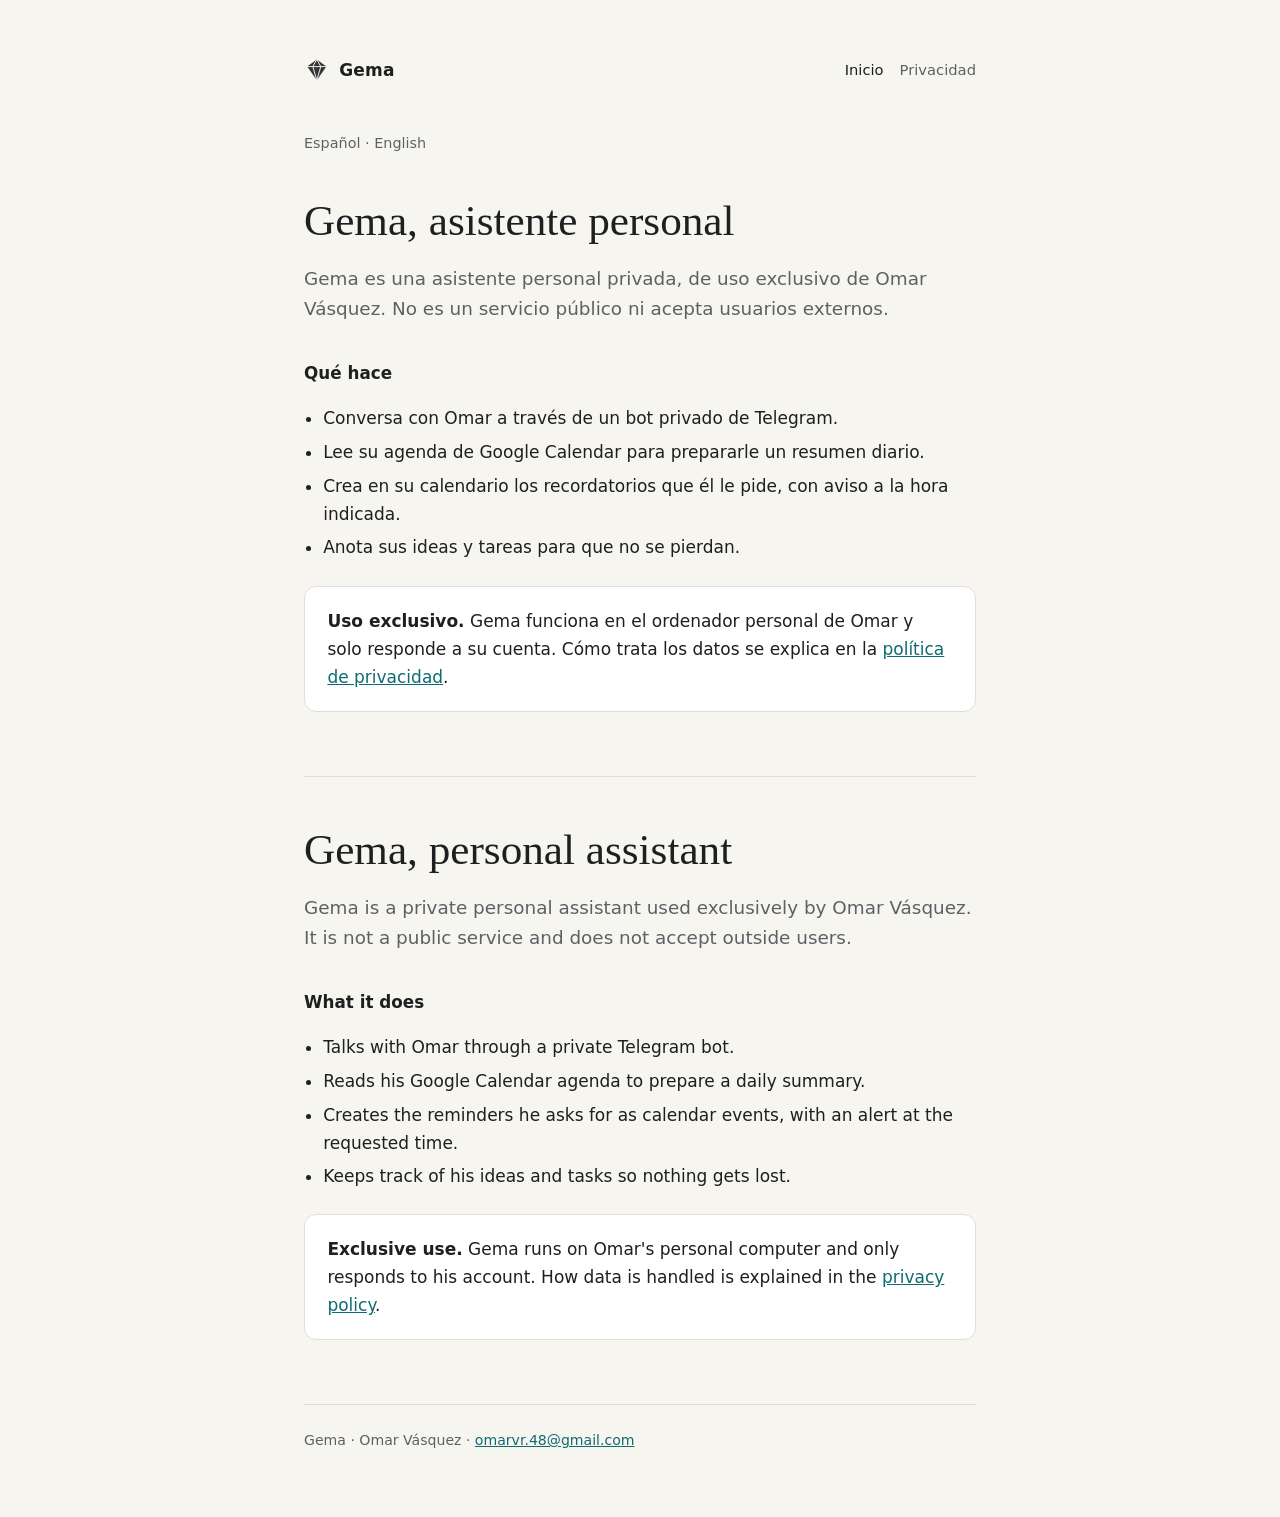
<file: index.html>
<!doctype html>
<html lang="es">
<head>
  <meta charset="utf-8">
  <meta name="viewport" content="width=device-width, initial-scale=1">
  <title>Gema — asistente personal</title>
  <meta name="description" content="Gema es la asistente personal de uso exclusivo de Omar Vásquez.">
  <link rel="stylesheet" href="style.css">
  <link rel="icon" href="data:image/svg+xml,%3Csvg xmlns='http://www.w3.org/2000/svg' viewBox='0 0 32 32'%3E%3Cpath d='M16 3 28 12 16 29 4 12Z' fill='%230f6b73'/%3E%3C/svg%3E">
</head>
<body>
  <div class="wrap">
    <header>
      <a class="brand" href="./">
        <svg class="mark" viewBox="0 0 32 32" aria-hidden="true"><path d="M16 3 28 12 16 29 4 12Z" fill="currentColor" opacity=".9"/><path d="M4 12h24M16 3l-5 9 5 17 5-17z" style="fill:none;stroke:var(--bg);stroke-width:1.2"/></svg>
        Gema
      </a>
      <nav>
        <a href="./" aria-current="page">Inicio</a>
        <a href="privacy.html">Privacidad</a>
      </nav>
    </header>

    <p class="lang"><a href="#es">Español</a> · <a href="#en">English</a></p>

    <section id="es" lang="es">
      <h1>Gema, asistente personal</h1>
      <p class="lead">Gema es una asistente personal privada, de uso exclusivo de Omar Vásquez. No es un servicio público ni acepta usuarios externos.</p>

      <h2>Qué hace</h2>
      <ul>
        <li>Conversa con Omar a través de un bot privado de Telegram.</li>
        <li>Lee su agenda de Google Calendar para prepararle un resumen diario.</li>
        <li>Crea en su calendario los recordatorios que él le pide, con aviso a la hora indicada.</li>
        <li>Anota sus ideas y tareas para que no se pierdan.</li>
      </ul>

      <div class="card">
        <strong>Uso exclusivo.</strong> Gema funciona en el ordenador personal de Omar y solo responde a su cuenta. Cómo trata los datos se explica en la <a href="privacy.html">política de privacidad</a>.
      </div>
    </section>

    <section id="en" lang="en">
      <h1>Gema, personal assistant</h1>
      <p class="lead">Gema is a private personal assistant used exclusively by Omar Vásquez. It is not a public service and does not accept outside users.</p>

      <h2>What it does</h2>
      <ul>
        <li>Talks with Omar through a private Telegram bot.</li>
        <li>Reads his Google Calendar agenda to prepare a daily summary.</li>
        <li>Creates the reminders he asks for as calendar events, with an alert at the requested time.</li>
        <li>Keeps track of his ideas and tasks so nothing gets lost.</li>
      </ul>

      <div class="card">
        <strong>Exclusive use.</strong> Gema runs on Omar's personal computer and only responds to his account. How data is handled is explained in the <a href="privacy.html#en">privacy policy</a>.
      </div>
    </section>

    <footer>
      Gema · Omar Vásquez · <a href="mailto:omarvr.48@gmail.com">omarvr.48@gmail.com</a>
    </footer>
  </div>
</body>
</html>
</file>
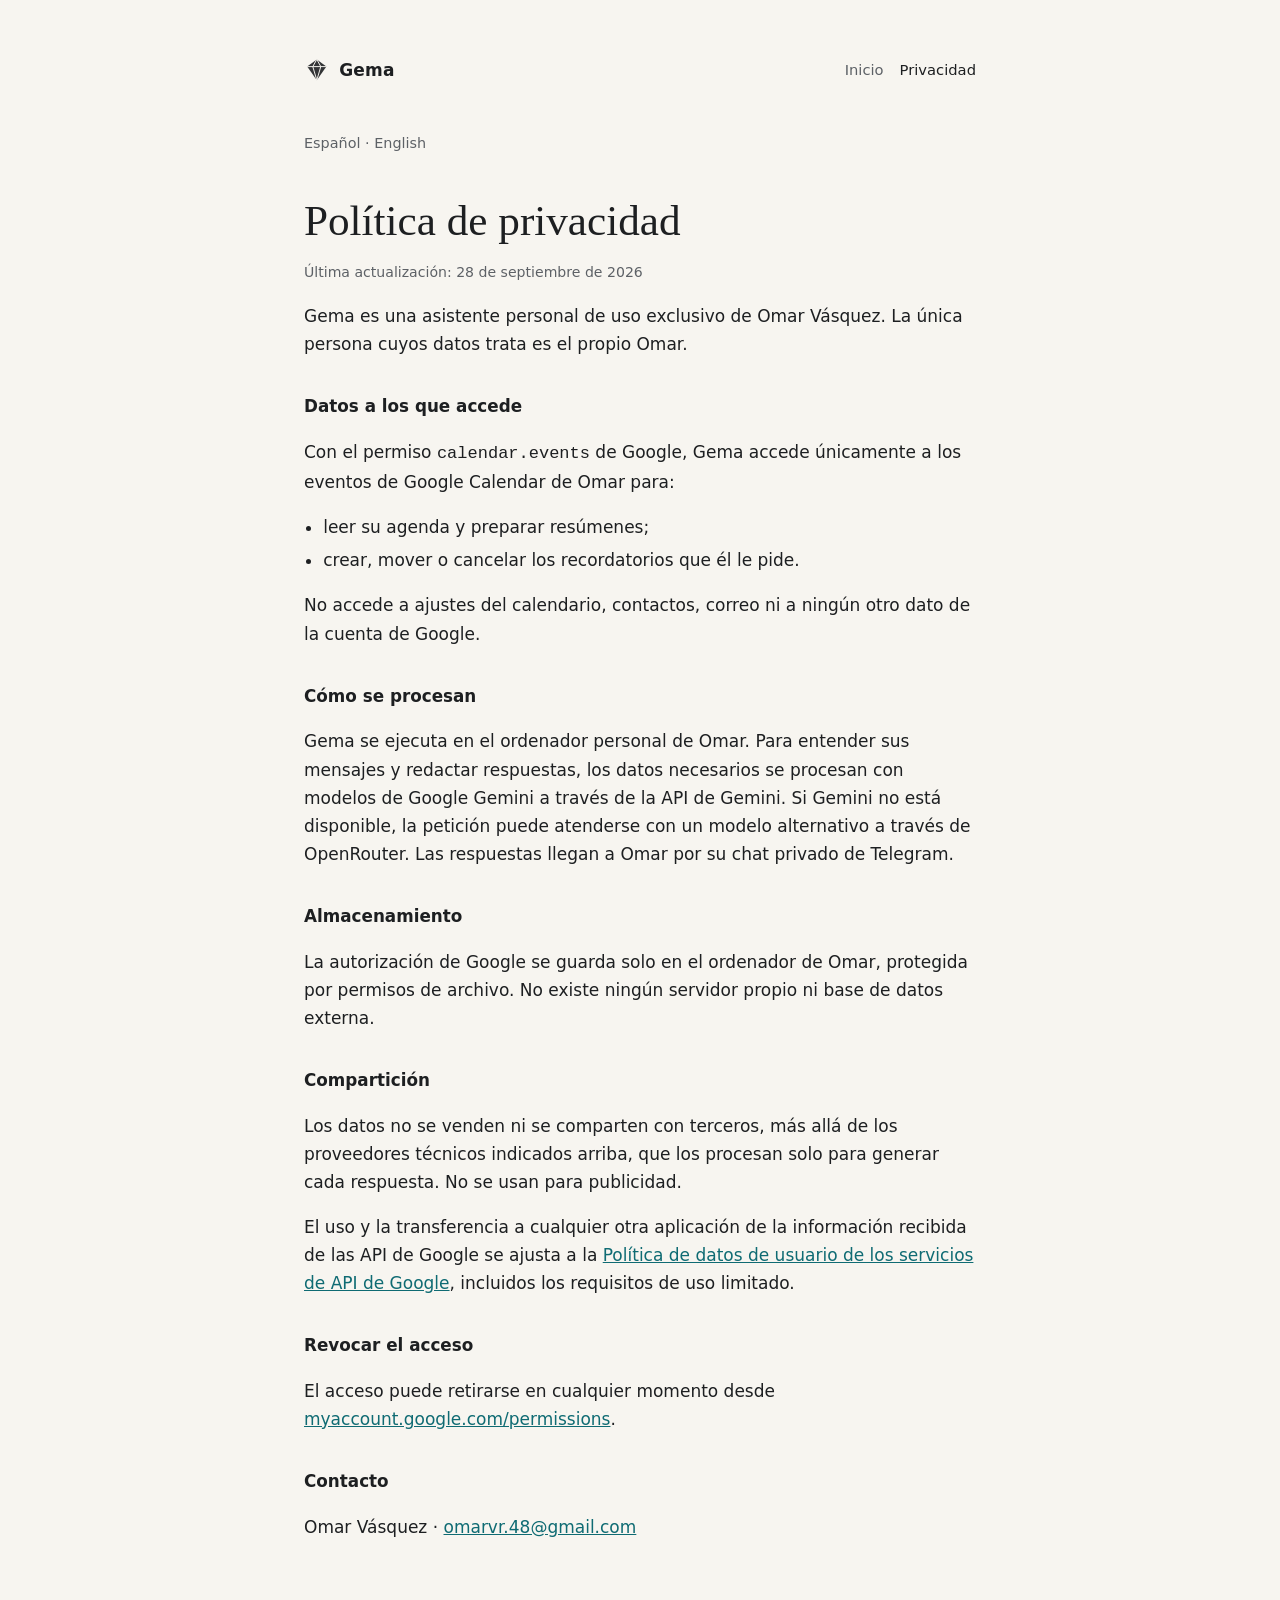
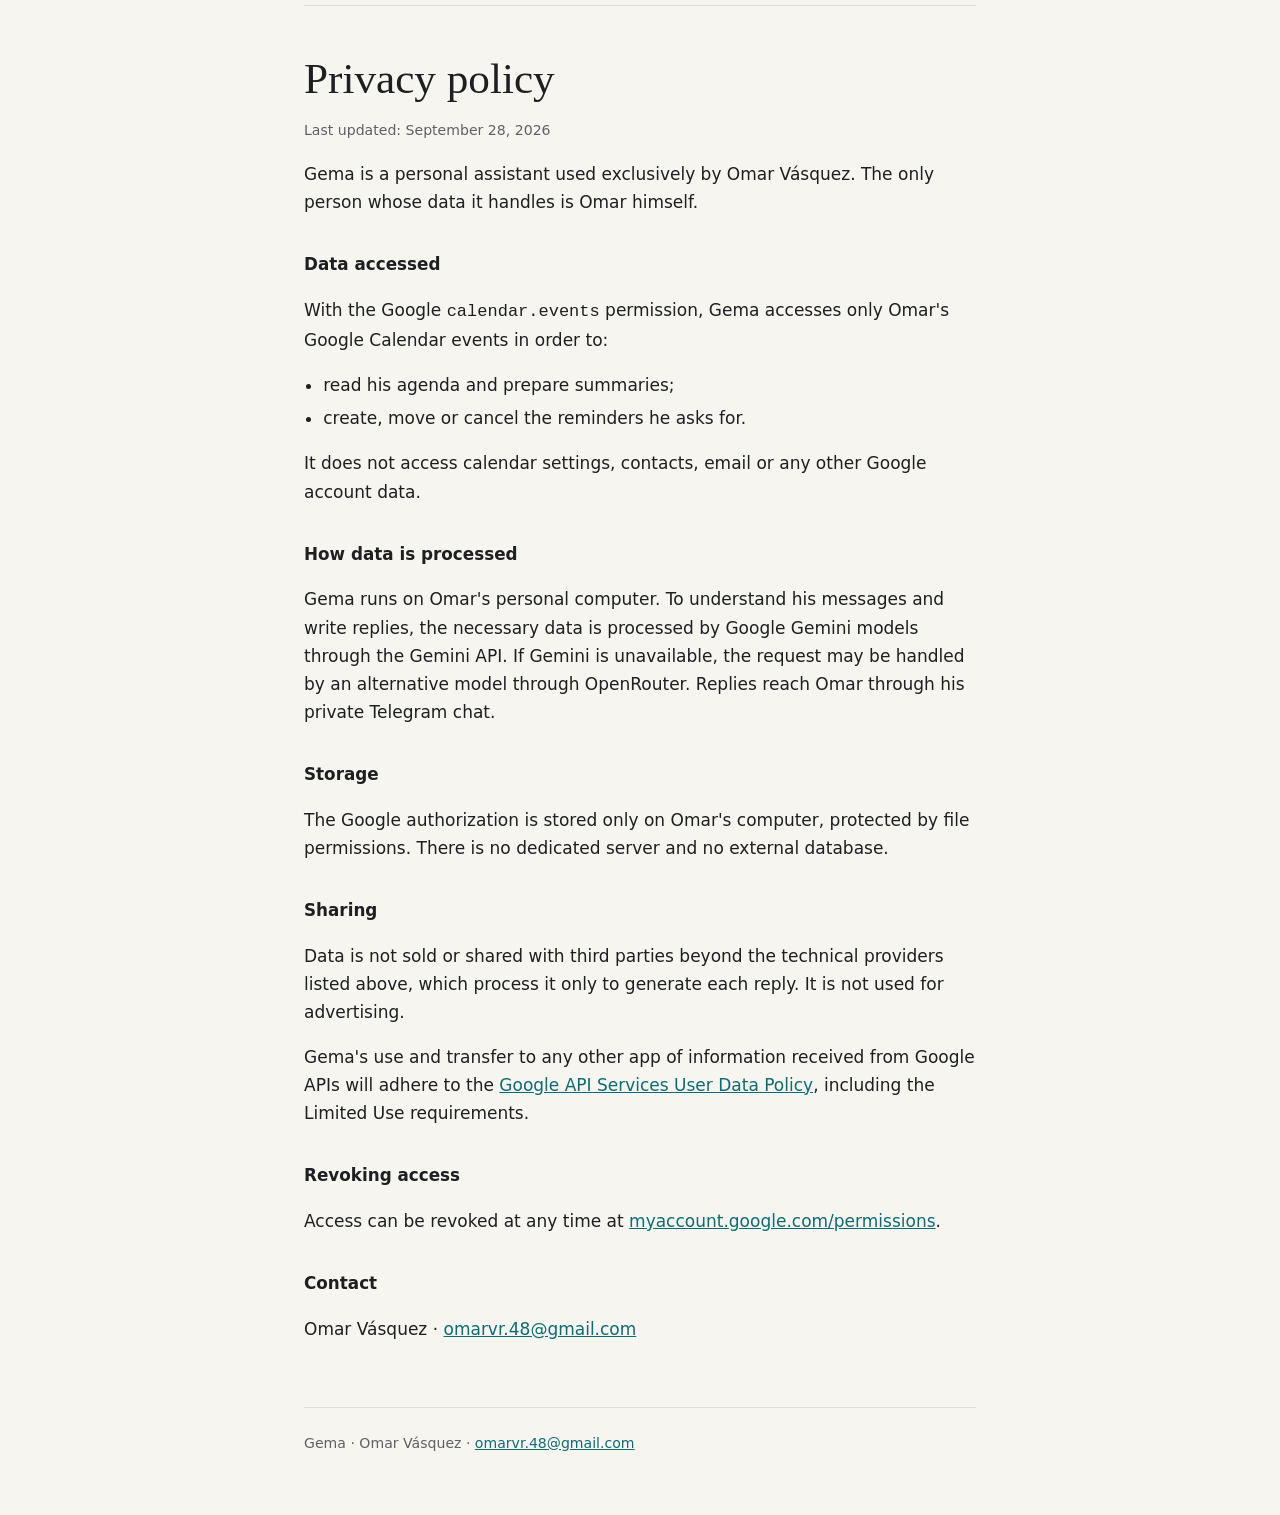
<file: privacy.html>
<!doctype html>
<html lang="es">
<head>
  <meta charset="utf-8">
  <meta name="viewport" content="width=device-width, initial-scale=1">
  <title>Gema — política de privacidad</title>
  <meta name="description" content="Política de privacidad de Gema, asistente personal de Omar Vásquez.">
  <link rel="stylesheet" href="style.css">
  <link rel="icon" href="data:image/svg+xml,%3Csvg xmlns='http://www.w3.org/2000/svg' viewBox='0 0 32 32'%3E%3Cpath d='M16 3 28 12 16 29 4 12Z' fill='%230f6b73'/%3E%3C/svg%3E">
</head>
<body>
  <div class="wrap">
    <header>
      <a class="brand" href="./">
        <svg class="mark" viewBox="0 0 32 32" aria-hidden="true"><path d="M16 3 28 12 16 29 4 12Z" fill="currentColor" opacity=".9"/><path d="M4 12h24M16 3l-5 9 5 17 5-17z" style="fill:none;stroke:var(--bg);stroke-width:1.2"/></svg>
        Gema
      </a>
      <nav>
        <a href="./">Inicio</a>
        <a href="privacy.html" aria-current="page">Privacidad</a>
      </nav>
    </header>

    <p class="lang"><a href="#es">Español</a> · <a href="#en">English</a></p>

    <section id="es" lang="es">
      <h1>Política de privacidad</h1>
      <p class="meta">Última actualización: 28 de septiembre de 2026</p>

      <p>Gema es una asistente personal de uso exclusivo de Omar Vásquez. La única persona cuyos datos trata es el propio Omar.</p>

      <h2>Datos a los que accede</h2>
      <p>Con el permiso <code>calendar.events</code> de Google, Gema accede únicamente a los eventos de Google Calendar de Omar para:</p>
      <ul>
        <li>leer su agenda y preparar resúmenes;</li>
        <li>crear, mover o cancelar los recordatorios que él le pide.</li>
      </ul>
      <p>No accede a ajustes del calendario, contactos, correo ni a ningún otro dato de la cuenta de Google.</p>

      <h2>Cómo se procesan</h2>
      <p>Gema se ejecuta en el ordenador personal de Omar. Para entender sus mensajes y redactar respuestas, los datos necesarios se procesan con modelos de Google Gemini a través de la API de Gemini. Si Gemini no está disponible, la petición puede atenderse con un modelo alternativo a través de OpenRouter. Las respuestas llegan a Omar por su chat privado de Telegram.</p>

      <h2>Almacenamiento</h2>
      <p>La autorización de Google se guarda solo en el ordenador de Omar, protegida por permisos de archivo. No existe ningún servidor propio ni base de datos externa.</p>

      <h2>Compartición</h2>
      <p>Los datos no se venden ni se comparten con terceros, más allá de los proveedores técnicos indicados arriba, que los procesan solo para generar cada respuesta. No se usan para publicidad.</p>
      <p>El uso y la transferencia a cualquier otra aplicación de la información recibida de las API de Google se ajusta a la <a href="https://developers.google.com/terms/api-services-user-data-policy">Política de datos de usuario de los servicios de API de Google</a>, incluidos los requisitos de uso limitado.</p>

      <h2>Revocar el acceso</h2>
      <p>El acceso puede retirarse en cualquier momento desde <a href="https://myaccount.google.com/permissions">myaccount.google.com/permissions</a>.</p>

      <h2>Contacto</h2>
      <p>Omar Vásquez · <a href="mailto:omarvr.48@gmail.com">omarvr.48@gmail.com</a></p>
    </section>

    <section id="en" lang="en">
      <h1>Privacy policy</h1>
      <p class="meta">Last updated: September 28, 2026</p>

      <p>Gema is a personal assistant used exclusively by Omar Vásquez. The only person whose data it handles is Omar himself.</p>

      <h2>Data accessed</h2>
      <p>With the Google <code>calendar.events</code> permission, Gema accesses only Omar's Google Calendar events in order to:</p>
      <ul>
        <li>read his agenda and prepare summaries;</li>
        <li>create, move or cancel the reminders he asks for.</li>
      </ul>
      <p>It does not access calendar settings, contacts, email or any other Google account data.</p>

      <h2>How data is processed</h2>
      <p>Gema runs on Omar's personal computer. To understand his messages and write replies, the necessary data is processed by Google Gemini models through the Gemini API. If Gemini is unavailable, the request may be handled by an alternative model through OpenRouter. Replies reach Omar through his private Telegram chat.</p>

      <h2>Storage</h2>
      <p>The Google authorization is stored only on Omar's computer, protected by file permissions. There is no dedicated server and no external database.</p>

      <h2>Sharing</h2>
      <p>Data is not sold or shared with third parties beyond the technical providers listed above, which process it only to generate each reply. It is not used for advertising.</p>
      <p>Gema's use and transfer to any other app of information received from Google APIs will adhere to the <a href="https://developers.google.com/terms/api-services-user-data-policy">Google API Services User Data Policy</a>, including the Limited Use requirements.</p>

      <h2>Revoking access</h2>
      <p>Access can be revoked at any time at <a href="https://myaccount.google.com/permissions">myaccount.google.com/permissions</a>.</p>

      <h2>Contact</h2>
      <p>Omar Vásquez · <a href="mailto:omarvr.48@gmail.com">omarvr.48@gmail.com</a></p>
    </section>

    <footer>
      Gema · Omar Vásquez · <a href="mailto:omarvr.48@gmail.com">omarvr.48@gmail.com</a>
    </footer>
  </div>
</body>
</html>
</file>
<file: style.css>
:root {
  --bg: #f7f5f0;
  --surface: #ffffff;
  --text: #1d1f21;
  --muted: #5d6166;
  --line: #e2ded5;
  --accent: #0f6b73;
  color-scheme: light dark;
}
@media (prefers-color-scheme: dark) {
  :root {
    --bg: #111416;
    --surface: #171b1e;
    --text: #e8e6e1;
    --muted: #a0a4a8;
    --line: #2a3035;
    --accent: #5cc6cf;
  }
}
* { box-sizing: border-box; }
html { -webkit-text-size-adjust: 100%; }
body {
  margin: 0;
  background: var(--bg);
  color: var(--text);
  font: 17px/1.65 ui-sans-serif, system-ui, -apple-system, "Segoe UI", Roboto, "Helvetica Neue", Arial, sans-serif;
}
.wrap { max-width: 44rem; margin: 0 auto; padding: 3.5rem 1rem 4rem; }
header { display: flex; align-items: center; justify-content: space-between; gap: 1rem; margin-bottom: 3rem; }
.brand { display: flex; align-items: center; gap: .6rem; font-weight: 600; letter-spacing: .01em; color: var(--text); text-decoration: none; }
.mark { width: 1.6rem; height: 1.6rem; }
nav { display: flex; gap: 1rem; font-size: .92rem; }
nav a, .lang a { color: var(--muted); text-decoration: none; }
nav a:hover, .lang a:hover { color: var(--accent); }
nav a[aria-current="page"] { color: var(--text); }
h1 { font-family: ui-serif, Georgia, "Times New Roman", serif; font-weight: 500; font-size: clamp(2rem, 6vw, 2.7rem); line-height: 1.15; margin: 0 0 1rem; }
h2 { font-size: 1.05rem; margin: 2.2rem 0 .5rem; }
p, li { color: var(--text); }
.lead { font-size: 1.15rem; color: var(--muted); margin-bottom: 2rem; }
.lang { font-size: .9rem; margin: 0 0 2.5rem; color: var(--muted); }
section + section { margin-top: 4rem; padding-top: 3rem; border-top: 1px solid var(--line); }
.card { background: var(--surface); border: 1px solid var(--line); border-radius: 12px; padding: 1.25rem 1.4rem; margin: 1.5rem 0; }
ul { padding-left: 1.2rem; }
li + li { margin-top: .35rem; }
a { color: var(--accent); }
.meta { font-size: .88rem; color: var(--muted); }
footer { margin-top: 4rem; padding-top: 1.5rem; border-top: 1px solid var(--line); font-size: .88rem; color: var(--muted); }
</file>
